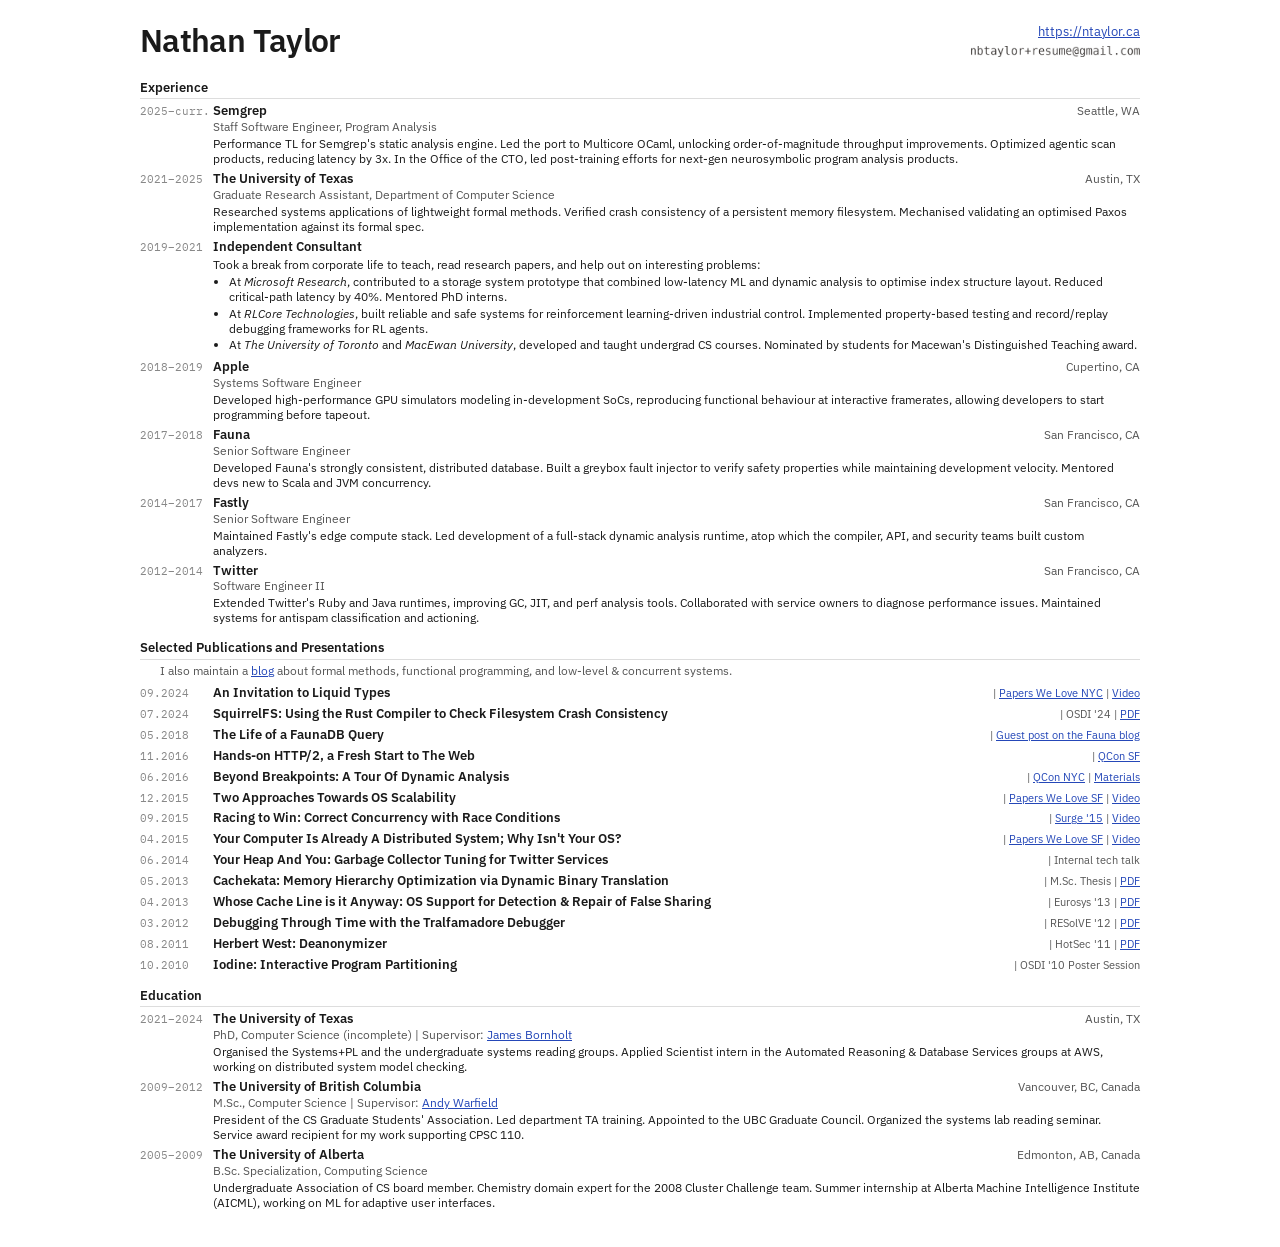
<file: index.html>
<!DOCTYPE html>
<html>
    <head>
        <meta http-equiv="content-type" content="text/html; charset=utf-8" />
        <link rel="stylesheet" type="text/css" href="style.css">
    </head>
    <body>
        <header>
            <h1>Nathan Taylor</h1>
            <div>
                <div><a href="https://ntaylor.ca">https://ntaylor.ca</a></div>
                <img class="scale" src="contact.png" alt="email"/>
            </div>
        </header>
        
        <h2>Experience</h2>
        <div class="entry">
            <p class="date">2025–curr.</p>
            <div class="entry_body">
                <div class="entry_header">
                    <h3>Semgrep</h3>
                    <div class="location">Seattle, WA</div>
                </div>
                <span>Staff Software Engineer, Program Analysis</span>
                <div class="entry_details">
                    <p>Performance TL for Semgrep&#x27;s static analysis engine.  Led the port to Multicore OCaml, unlocking order-of-magnitude throughput improvements. Optimized agentic scan products, reducing latency by 3x.  In the Office of the CTO, led post-training efforts for next-gen neurosymbolic program analysis products.</p>
                </div>
            </div>
        </div>
        <div class="entry">
            <p class="date">2021–2025</p>
            <div class="entry_body">
                <div class="entry_header">
                    <h3>The University of Texas</h3>
                    <div class="location">Austin, TX</div>
                </div>
                <span>Graduate Research Assistant, Department of Computer Science</span>
                <div class="entry_details">
                    <p>Researched systems applications of lightweight formal methods. Verified crash consistency of a persistent memory filesystem. Mechanised validating an optimised Paxos implementation against its formal spec.</p>
                </div>
            </div>
        </div>
        <div class="entry">
            <p class="date">2019–2021</p>
            <div class="entry_body">
                <div class="entry_header">
                    <h3>Independent Consultant</h3>
                </div>
                <div class="entry_details">
                    <p>Took a break from corporate life to teach, read research papers, and help out on interesting problems:</p>
                    <ul>
                        <li>At <em>Microsoft Research</em>, contributed to a storage system prototype that combined low-latency ML and dynamic analysis to optimise index structure layout. Reduced critical-path latency by 40%. Mentored PhD interns.</li>
                        <li>At <em>RLCore Technologies</em>, built reliable and safe systems for reinforcement learning-driven industrial control.  Implemented property-based testing and record/replay debugging frameworks for RL agents.</li>
                        <li>At <em>The University of Toronto</em> and <em>MacEwan University</em>, developed and taught undergrad CS courses.  Nominated by students for Macewan&#x27;s Distinguished Teaching award.</li>
                    </ul>
                </div>
            </div>
        </div>
        <div class="entry">
            <p class="date">2018–2019</p>
            <div class="entry_body">
                <div class="entry_header">
                    <h3>Apple</h3>
                    <div class="location">Cupertino, CA</div>
                </div>
                <span>Systems Software Engineer</span>
                <div class="entry_details">
                    <p>Developed high-performance GPU simulators modeling in-development SoCs, reproducing functional behaviour at interactive framerates, allowing developers to start programming before tapeout.</p>
                </div>
            </div>
        </div>
        <div class="entry">
            <p class="date">2017–2018</p>
            <div class="entry_body">
                <div class="entry_header">
                    <h3>Fauna</h3>
                    <div class="location">San Francisco, CA</div>
                </div>
                <span>Senior Software Engineer</span>
                <div class="entry_details">
                    <p>Developed Fauna&#x27;s strongly consistent, distributed database.  Built a greybox fault injector to verify safety properties while maintaining development velocity. Mentored devs new to Scala and JVM concurrency.</p>
                </div>
            </div>
        </div>
        <div class="entry">
            <p class="date">2014–2017</p>
            <div class="entry_body">
                <div class="entry_header">
                    <h3>Fastly</h3>
                    <div class="location">San Francisco, CA</div>
                </div>
                <span>Senior Software Engineer</span>
                <div class="entry_details">
                    <p>Maintained Fastly&#x27;s edge compute stack. Led development of a full-stack dynamic analysis runtime, atop which the compiler, API, and security teams built custom analyzers.</p>
                </div>
            </div>
        </div>
        <div class="entry">
            <p class="date">2012–2014</p>
            <div class="entry_body">
                <div class="entry_header">
                    <h3>Twitter</h3>
                    <div class="location">San Francisco, CA</div>
                </div>
                <span>Software Engineer II</span>
                <div class="entry_details">
                    <p>Extended Twitter&#x27;s Ruby and Java runtimes, improving GC, JIT, and perf analysis tools. Collaborated with service owners to diagnose performance issues. Maintained systems for antispam classification and actioning.</p>
                </div>
            </div>
        </div>
        
        <h2 style="break-before: page">Selected Publications and Presentations</h2>
        <p class="preamble">I also maintain a <a href="https://ntaylor.ca/blog/">blog</a> about formal methods, functional programming, and low-level &amp; concurrent systems.</p>
        <div class="entry">
            <p class="date">09.2024</p>
            <div class="entry_body">
                <div class="entry_header">
                    <h3>An Invitation to Liquid Types</h3>
                    <div class="entry_details">
                        <span>| <a href="https://www.meetup.com/papers-we-love/events/302943607/" target="_blank">Papers We Love NYC</a>
                      | <a href="https://www.youtube.com/watch?v=C5PuBeiWaSA" target="_blank">Video</a></span>
                    </div>
                </div>
            </div>
        </div>
        <div class="entry">
            <p class="date">07.2024</p>
            <div class="entry_body">
                <div class="entry_header">
                    <h3>SquirrelFS: Using the Rust Compiler to Check Filesystem Crash Consistency</h3>
                    <div class="entry_details">
                        <span>| OSDI &#x27;24
                      | <a href="https://www.usenix.org/conference/osdi24/presentation/leblanc" target="_blank">PDF</a></span>
                    </div>
                </div>
            </div>
        </div>
        <div class="entry">
            <p class="date">05.2018</p>
            <div class="entry_body">
                <div class="entry_header">
                    <h3>The Life of a FaunaDB Query</h3>
                    <div class="entry_details">
                        <span>| <a href="https://web.archive.org/web/20180504210202/https://blog.fauna.com/the-life-of-a-faunadb-query" target="_blank">Guest post on the Fauna blog</a></span>
                    </div>
                </div>
            </div>
        </div>
        <div class="entry">
            <p class="date">11.2016</p>
            <div class="entry_body">
                <div class="entry_header">
                    <h3>Hands-on HTTP/2, a Fresh Start to The Web</h3>
                    <div class="entry_details">
                        <span>| <a href="https://qconsf.com/sf2016/workshop/http2-workshop" target="_blank">QCon SF</a></span>
                    </div>
                </div>
            </div>
        </div>
        <div class="entry">
            <p class="date">06.2016</p>
            <div class="entry_body">
                <div class="entry_header">
                    <h3>Beyond Breakpoints: A Tour Of Dynamic Analysis</h3>
                    <div class="entry_details">
                        <span>| <a href="https://www.infoq.com/presentations/dynamic-analysis-tools" target="_blank">QCon NYC</a>
                      | <a href="https://github.com/dijkstracula/QConNYC2016/" target="_blank">Materials</a></span>
                    </div>
                </div>
            </div>
        </div>
        <div class="entry">
            <p class="date">12.2015</p>
            <div class="entry_body">
                <div class="entry_header">
                    <h3>Two Approaches Towards OS Scalability</h3>
                    <div class="entry_details">
                        <span>| <a href="http://www.meetup.com/papers-we-love-too/events/224178870/" target="_blank">Papers We Love SF</a>
                      | <a href="https://www.youtube.com/watch?v=kaig7CL4-KU" target="_blank">Video</a></span>
                    </div>
                </div>
            </div>
        </div>
        <div class="entry">
            <p class="date">09.2015</p>
            <div class="entry_body">
                <div class="entry_header">
                    <h3>Racing to Win: Correct Concurrency with Race Conditions</h3>
                    <div class="entry_details">
                        <span>| <a href="https://github.com/dijkstracula/Surge2015" target="_blank">Surge &#x27;15</a>
                      | <a href="https://www.youtube.com/watch?v=WaU_w7V_OqE" target="_blank">Video</a></span>
                    </div>
                </div>
            </div>
        </div>
        <div class="entry">
            <p class="date">04.2015</p>
            <div class="entry_body">
                <div class="entry_header">
                    <h3>Your Computer Is Already A Distributed System; Why Isn&#x27;t Your OS?</h3>
                    <div class="entry_details">
                        <span>| <a href="http://www.meetup.com/papers-we-love-too/events/212148242/" target="_blank">Papers We Love SF</a>
                      | <a href="https://www.youtube.com/watch?v=A22wSN9WEpg&amp;t=56s" target="_blank">Video</a></span>
                    </div>
                </div>
            </div>
        </div>
        <div class="entry">
            <p class="date">06.2014</p>
            <div class="entry_body">
                <div class="entry_header">
                    <h3>Your Heap And You: Garbage Collector Tuning for Twitter Services</h3>
                    <div class="entry_details">
                        <span>| Internal tech talk</span>
                    </div>
                </div>
            </div>
        </div>
        <div class="entry">
            <p class="date">05.2013</p>
            <div class="entry_body">
                <div class="entry_header">
                    <h3>Cachekata: Memory Hierarchy Optimization via Dynamic Binary Translation</h3>
                    <div class="entry_details">
                        <span>| M.Sc. Thesis
                      | <a href="https://circle.ubc.ca/handle/2429/44335" target="_blank">PDF</a></span>
                    </div>
                </div>
            </div>
        </div>
        <div class="entry">
            <p class="date">04.2013</p>
            <div class="entry_body">
                <div class="entry_header">
                    <h3>Whose Cache Line is it Anyway: OS Support for Detection &amp; Repair of False Sharing</h3>
                    <div class="entry_details">
                        <span>| Eurosys &#x27;13
                      | <a href="https://www.cs.ubc.ca/~mihirn/papers/plastic-eurosys.pdf" target="_blank">PDF</a></span>
                    </div>
                </div>
            </div>
        </div>
        <div class="entry">
            <p class="date">03.2012</p>
            <div class="entry_body">
                <div class="entry_header">
                    <h3>Debugging Through Time with the Tralfamadore Debugger</h3>
                    <div class="entry_details">
                        <span>| RESolVE &#x27;12
                      | <a href="http://www.dcs.gla.ac.uk/conferences/resolve12/papers/session4_paper1.pdf" target="_blank">PDF</a></span>
                    </div>
                </div>
            </div>
        </div>
        <div class="entry">
            <p class="date">08.2011</p>
            <div class="entry_body">
                <div class="entry_header">
                    <h3>Herbert West: Deanonymizer</h3>
                    <div class="entry_details">
                        <span>| HotSec &#x27;11
                      | <a href="https://www.usenix.org/legacy/event/hotsec11/tech/final_files/Nanavati.pdf" target="_blank">PDF</a></span>
                    </div>
                </div>
            </div>
        </div>
        <div class="entry">
            <p class="date">10.2010</p>
            <div class="entry_body">
                <div class="entry_header">
                    <h3>Iodine: Interactive Program Partitioning</h3>
                    <div class="entry_details">
                        <span>| OSDI &#x27;10 Poster Session</span>
                    </div>
                </div>
            </div>
        </div>
        
        <h2>Education</h2>
        <div class="entry">
            <p class="date">2021–2024</p>
            <div class="entry_body">
                <div class="entry_header">
                    <h3>The University of Texas</h3>
                    <span>Austin, TX</span>
                </div>
                <span>PhD, Computer Science (incomplete) | Supervisor: <a href="https://www.jamesbornholt.com">James Bornholt</a></span>
                <div class="entry_details">
                    <p>Organised the Systems+PL and the undergraduate systems reading groups. Applied Scientist intern in the Automated Reasoning &amp; Database Services groups at AWS, working on distributed system model checking.</p>
                </div>
            </div>
        </div>
        <div class="entry">
            <p class="date">2009–2012</p>
            <div class="entry_body">
                <div class="entry_header">
                    <h3>The University of British Columbia</h3>
                    <span>Vancouver, BC, Canada</span>
                </div>
                <span>M.Sc., Computer Science | Supervisor: <a href="http://www.cs.ubc.ca/~andy/">Andy Warfield</a></span>
                <div class="entry_details">
                    <p>President of the CS Graduate Students&#x27; Association. Led department TA training. Appointed to the UBC Graduate Council. Organized the systems lab reading seminar. Service award recipient for my work supporting CPSC 110.</p>
                </div>
            </div>
        </div>
        <div class="entry">
            <p class="date">2005–2009</p>
            <div class="entry_body">
                <div class="entry_header">
                    <h3>The University of Alberta</h3>
                    <span>Edmonton, AB, Canada</span>
                </div>
                <span>B.Sc. Specialization, Computing Science</span>
                <div class="entry_details">
                    <p>Undergraduate Association of CS board member. Chemistry domain expert for the 2008 Cluster Challenge team. Summer internship at Alberta Machine Intelligence Institute (AICML), working on ML for adaptive user interfaces.</p>
                </div>
            </div>
        </div>
    </body>
</html>
</file>
<file: style.css>
@import url('https://fonts.googleapis.com/css2?family=IBM+Plex+Sans:ital,wght@0,400;0,500;0,600;1,400&family=IBM+Plex+Mono:wght@400;500&display=swap');

:root {
  --ink:        #1a1a1a;
  --ink-soft:   #555;
  --ink-faint:  #888;
  --rule:       #ddd;
  --accent:     #2548b8;
}

* { box-sizing: border-box; }

body {
  font-family: "IBM Plex Sans", -apple-system, BlinkMacSystemFont, sans-serif;
  font-weight: 400;
  font-size: 12.5px;
  line-height: 1.3;
  color: var(--ink);
  width: 1000px;
  margin: 0 auto;
  padding: 16px 0 32px;
  -webkit-font-smoothing: antialiased;
  -moz-osx-font-smoothing: grayscale;
}

a {
  color: var(--accent);
}

p { margin: 4px 0 6px; }

/* —— header —— */

header {
  display: flex;
  flex-direction: row;
  justify-content: space-between;
  align-items: center;
}

h1 {
  font-size: 2.0rem;
  font-weight: 600;
  letter-spacing: -0.02em;
  margin: 4px 0;
}

header > div:last-child {
  text-align: right;
  font-size: 12.5px;
  color: var(--ink-soft);
  line-height: 1.6;
}

.scale { height: 0.88em; vertical-align: -1px; }

/* —— sections —— */

h2 {
  font-size: 13px;
  font-weight: 600;
  margin: 14px 0 4px;
  padding-bottom: 2px;
  border-bottom: 1px solid var(--rule);
}

h3 {
  font-size: 13px;
  font-weight: 600;
  margin: 0;
}

/* —— entries —— */

.entry {
  display: grid;
  grid-template-columns: 72px 1fr;
  gap: 0 1px;
  margin-bottom: 4px;
  align-items: baseline;
}

/* keep <a name="..."> fragment anchors from stealing grid cells */
.entry > a[name] { display: contents; }
.entry > .date       { grid-column: 1; }
.entry > .entry_body { grid-column: 2; }

.date {
  font-family: "IBM Plex Mono", ui-monospace, monospace;
  font-size: 10.5px;
  color: var(--ink-faint);
  margin: 0;
  padding-top: 1px;
  font-variant-numeric: tabular-nums;
}

.entry_body {
  display: flex;
  flex-direction: column;
}

.entry_header {
  display: flex;
  flex-direction: row;
  justify-content: space-between;
  align-items: baseline;
  gap: 14px;
}

/* small location annotations sitting inside .entry_header */
.entry_header > :not(h3):not(.entry_details) {
  font-size: 11.5px;
  color: var(--ink-soft);
  white-space: nowrap;
}

.location {
  display: inline;
  justify-content: flex-end;
}

/* role line directly under the company name */
.entry_body > span:not(.location) {
  display: block;
  font-size: 11.5px;
  color: var(--ink-soft);
}

/* description copy */
.entry_details {
  font-size: 11.5px;
  color: var(--ink);
}

.entry_details p { margin: 2px 0 0; }

/* publication meta lives inside .entry_header and should stay right-aligned
   next to the title (or wrap below it if the title is long). min-width: 0
   lets it shrink so long titles aren't squeezed. */
.entry_header .entry_details {
  min-width: 0;
  margin-left: auto;
  text-align: right;
  font-size: 10.5px;
  color: var(--ink-soft);
  white-space: nowrap;
}

.entry_header .entry_details span { display: inline; }


/* lists inside descriptions */
ul {
  padding-left: 16px;
  margin: 2px 0 0;
}

li { margin-bottom: 2px; }

/* preamble paragraph under the Publications heading */
.preamble {
  font-size: 11.5px;
  color: var(--ink-soft);
  margin: 2px 0 6px;
  padding-left: 20px;
  max-width: 720px;
}

/* print — keep the 1000px layout; let the browser auto-scale to letter
   (mirrors the original PDF's ~72% fit-to-page behavior) */
@media print {
  body { padding: 0; }
  a { color: var(--ink); }
  .entry { break-inside: avoid; }
}

/* responsive */
@media (max-width: 1040px) {
  body { width: auto; max-width: 1000px; padding: 16px; }
}

@media (max-width: 640px) {
  body { padding: 16px 12px 32px; font-size: 13px; }
  header { flex-direction: column; align-items: flex-start; gap: 6px; }
  header > div:last-child { text-align: left; }
  h1 { font-size: 1.8rem; }
  .entry { grid-template-columns: 60px 1fr; gap: 8px; }
  .preamble { padding-left: 0; }
  .entry_header { flex-direction: column; align-items: flex-start; gap: 1px; }
  .entry_header .entry_details { text-align: left; }
}
</file>
